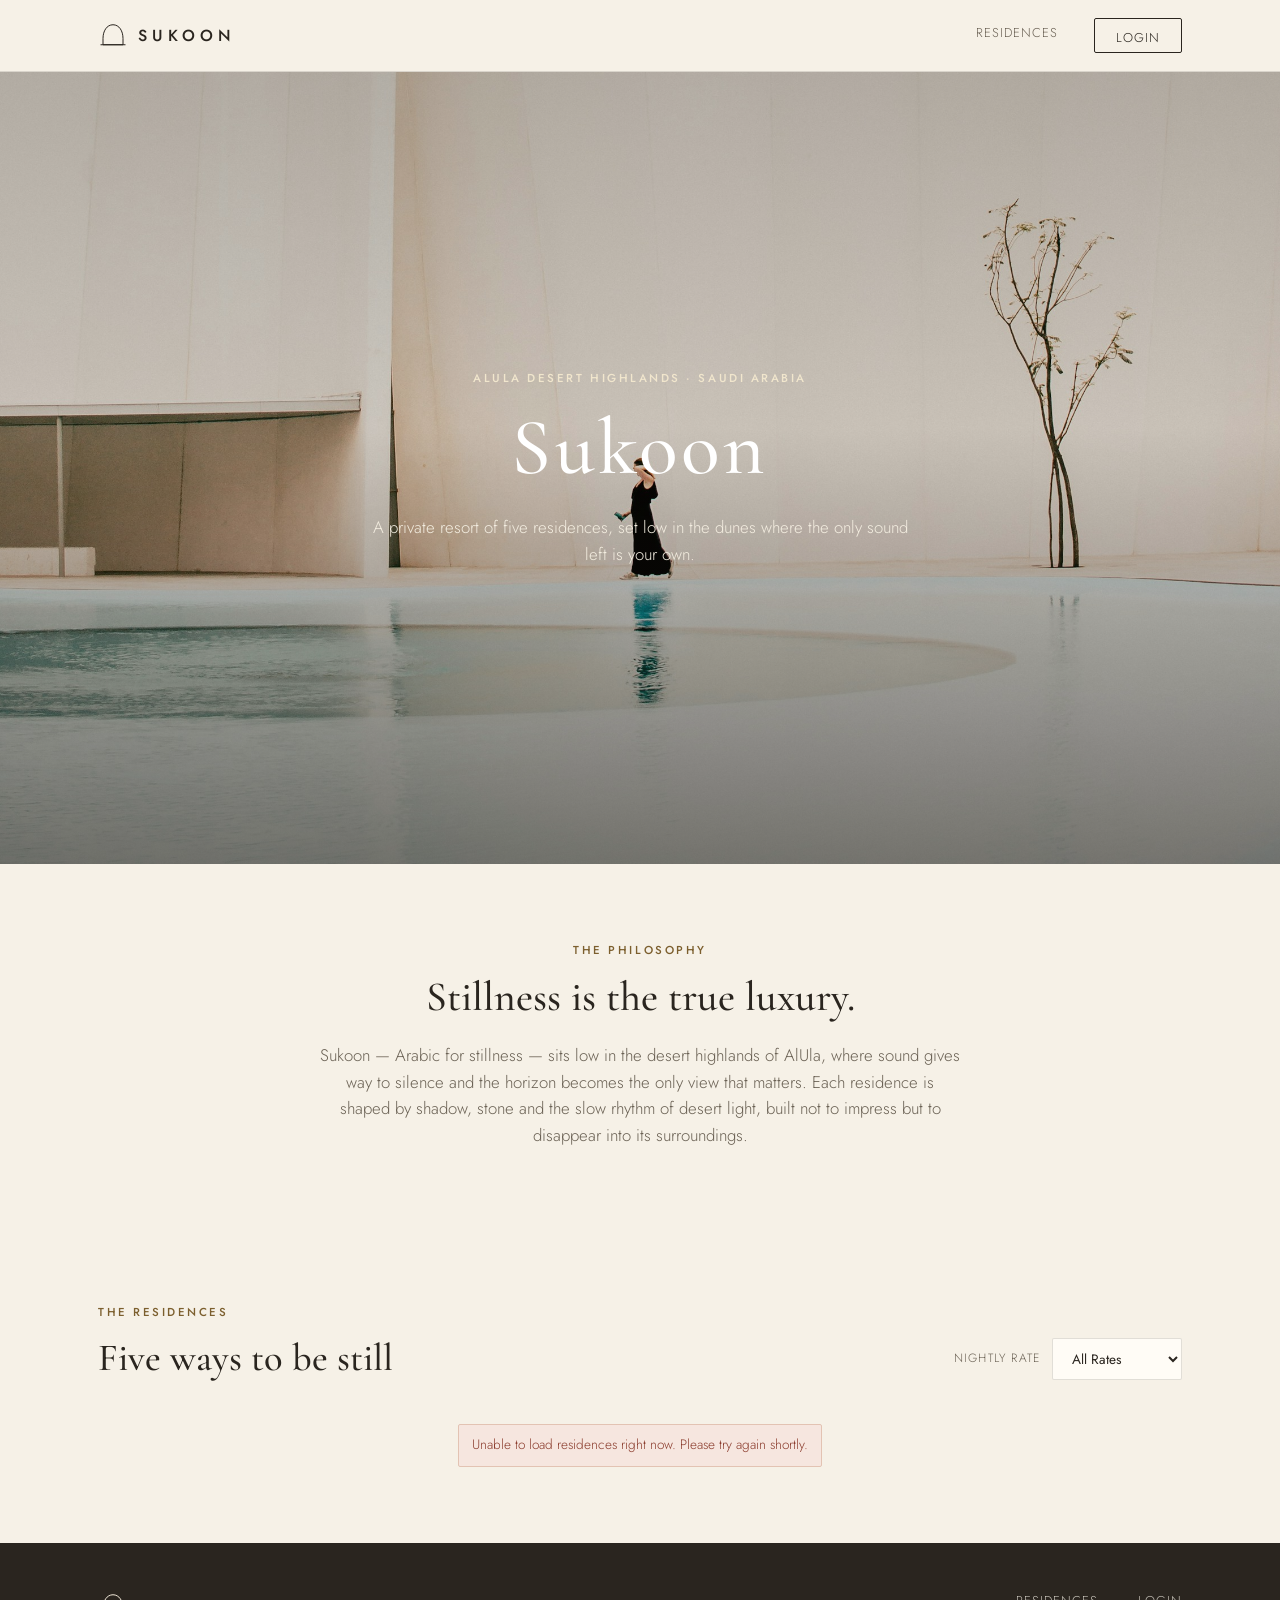
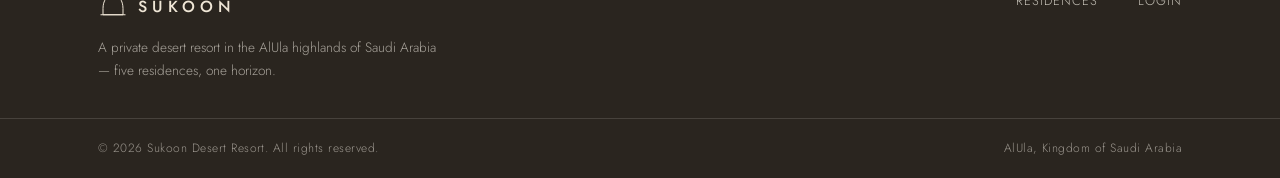
<file: part4/base_files/index.html>
<!DOCTYPE html>
<html lang="en">
<head>
    <meta charset="UTF-8">
    <meta name="viewport" content="width=device-width, initial-scale=1.0">
    <title>Sukoon — A Private Desert Resort</title>
    <meta name="description" content="Sukoon is a private desert resort in the AlUla highlands of Saudi Arabia — five residences set among stone, shadow and silence.">
    <link rel="icon" type="image/png" href="images/icon.png">
    <link rel="preconnect" href="https://fonts.googleapis.com">
    <link rel="preconnect" href="https://fonts.gstatic.com" crossorigin>
    <link rel="stylesheet" href="styles.css">
</head>
<body>
    <header class="header">
        <div class="wrap">
            <a href="index.html" class="logo-link">
                <svg class="logo" viewBox="0 0 48 48" xmlns="http://www.w3.org/2000/svg" aria-hidden="true" focusable="false">
                    <path d="M24 6c-10 0-16 10-16 22v10h32V28C40 16 34 6 24 6z" fill="none" stroke="currentColor" stroke-width="1.6"/>
                    <line x1="4" y1="38" x2="44" y2="38" stroke="currentColor" stroke-width="1.6"/>
                </svg>
                <span class="wordmark">Sukoon</span>
            </a>
            <nav class="main-nav">
                <a href="index.html">Residences</a>
                <a href="login.html" id="login-link" class="login-button">Login</a>
            </nav>
        </div>
    </header>

    <main>
        <section class="hero">
            <img src="images/resort/hero.jpg" alt="A guest walks beside a still reflecting pool at Sukoon, framed by minimal desert architecture" class="hero-image">
            <div class="hero-content">
                <span class="eyebrow">AlUla Desert Highlands · Saudi Arabia</span>
                <h1>Sukoon</h1>
                <p>A private resort of five residences, set low in the dunes where the only sound left is your own.</p>
            </div>
        </section>

        <section class="philosophy">
            <div class="wrap">
                <span class="eyebrow">The Philosophy</span>
                <h2>Stillness is the true luxury.</h2>
                <p>Sukoon — Arabic for stillness — sits low in the desert highlands of AlUla, where sound gives way to
                    silence and the horizon becomes the only view that matters. Each residence is shaped by shadow,
                    stone and the slow rhythm of desert light, built not to impress but to disappear into its
                    surroundings.</p>
            </div>
        </section>

        <section class="editorial" id="residences">
            <div class="wrap">
                <div class="residences-intro">
                    <div>
                        <span class="eyebrow">The Residences</span>
                        <h2>Five ways to be still</h2>
                    </div>
                    <div id="filter" class="filter">
                        <label for="price-filter">Nightly Rate</label>
                        <select id="price-filter">
                            <option value="1000">Up to $1,000</option>
                            <option value="1500">Up to $1,500</option>
                            <option value="2000">Up to $2,000</option>
                            <option value="3000">Up to $3,000</option>
                            <option value="all" selected>All Rates</option>
                        </select>
                    </div>
                </div>

                <div id="places-list" class="places-list">
                    <article class="place-card" data-price="980">
                        <div class="place-card-image">
                            <img src="images/resort/desert-pavilion.jpg" alt="Desert Pavilion, a minimal concrete residence set against the dunes">
                        </div>
                        <div class="place-card-body">
                            <span class="eyebrow">01 — Pavilion</span>
                            <h2>Desert Pavilion</h2>
                            <p class="place-tagline">Set low into the dune, wrapped in shadow and raw plaster.</p>
                            <p class="place-price">Price per night: <strong>$980</strong></p>
                            <a href="place.html?id=desert-pavilion" class="details-button">View Details</a>
                        </div>
                    </article>

                    <article class="place-card" data-price="860">
                        <div class="place-card-image">
                            <img src="images/resort/garden-villa.jpg" alt="Garden Villa courtyard with stone pines against a pale wall">
                        </div>
                        <div class="place-card-body">
                            <span class="eyebrow">02 — Villa</span>
                            <h2>Garden Villa</h2>
                            <p class="place-tagline">A private courtyard among stone pines and still air.</p>
                            <p class="place-price">Price per night: <strong>$860</strong></p>
                            <a href="place.html?id=garden-villa" class="details-button">View Details</a>
                        </div>
                    </article>

                    <article class="place-card" data-price="1450">
                        <div class="place-card-image">
                            <img src="images/resort/pool-villa.jpg" alt="Private Pool Villa infinity edge meeting the horizon">
                        </div>
                        <div class="place-card-body">
                            <span class="eyebrow">03 — Pool Villa</span>
                            <h2>Private Pool Villa</h2>
                            <p class="place-tagline">An infinity edge that dissolves into the horizon.</p>
                            <p class="place-price">Price per night: <strong>$1,450</strong></p>
                            <a href="place.html?id=pool-villa" class="details-button">View Details</a>
                        </div>
                    </article>

                    <article class="place-card" data-price="1120">
                        <div class="place-card-image">
                            <img src="images/resort/mountain-suite.jpg" alt="Mountain Suite view over the AlUla highlands at dusk">
                        </div>
                        <div class="place-card-body">
                            <span class="eyebrow">04 — Suite</span>
                            <h2>Mountain Suite</h2>
                            <p class="place-tagline">Perched above the highlands, facing dusk over stone.</p>
                            <p class="place-price">Price per night: <strong>$1,120</strong></p>
                            <a href="place.html?id=mountain-suite" class="details-button">View Details</a>
                        </div>
                    </article>

                    <article class="place-card" data-price="2600">
                        <div class="place-card-image">
                            <img src="images/resort/royal-residence.jpg" alt="Royal Residence arched interior lounge in warm neutral tones">
                        </div>
                        <div class="place-card-body">
                            <span class="eyebrow">05 — Residence</span>
                            <h2>Royal Residence</h2>
                            <p class="place-tagline">The resort's signature address — arches, stone and quiet.</p>
                            <p class="place-price">Price per night: <strong>$2,600</strong></p>
                            <a href="place.html?id=royal-residence" class="details-button">View Details</a>
                        </div>
                    </article>
                </div>
            </div>
        </section>
    </main>

    <footer class="footer">
        <div class="wrap">
            <div class="footer-brand">
                <a href="index.html" class="logo-link">
                    <svg class="logo" viewBox="0 0 48 48" xmlns="http://www.w3.org/2000/svg" aria-hidden="true" focusable="false">
                        <path d="M24 6c-10 0-16 10-16 22v10h32V28C40 16 34 6 24 6z" fill="none" stroke="currentColor" stroke-width="1.6"/>
                        <line x1="4" y1="38" x2="44" y2="38" stroke="currentColor" stroke-width="1.6"/>
                    </svg>
                    <span class="wordmark">Sukoon</span>
                </a>
                <p>A private desert resort in the AlUla highlands of Saudi Arabia — five residences, one horizon.</p>
            </div>
            <nav class="footer-nav">
                <a href="index.html">Residences</a>
                <a href="login.html">Login</a>
            </nav>
        </div>
        <div class="footer-bottom">
            <div class="wrap">
                <span>&copy; 2026 Sukoon Desert Resort. All rights reserved.</span>
                <span>AlUla, Kingdom of Saudi Arabia</span>
            </div>
        </div>
    </footer>

    <script src="scripts.js"></script>
</body>
</html>
</file>
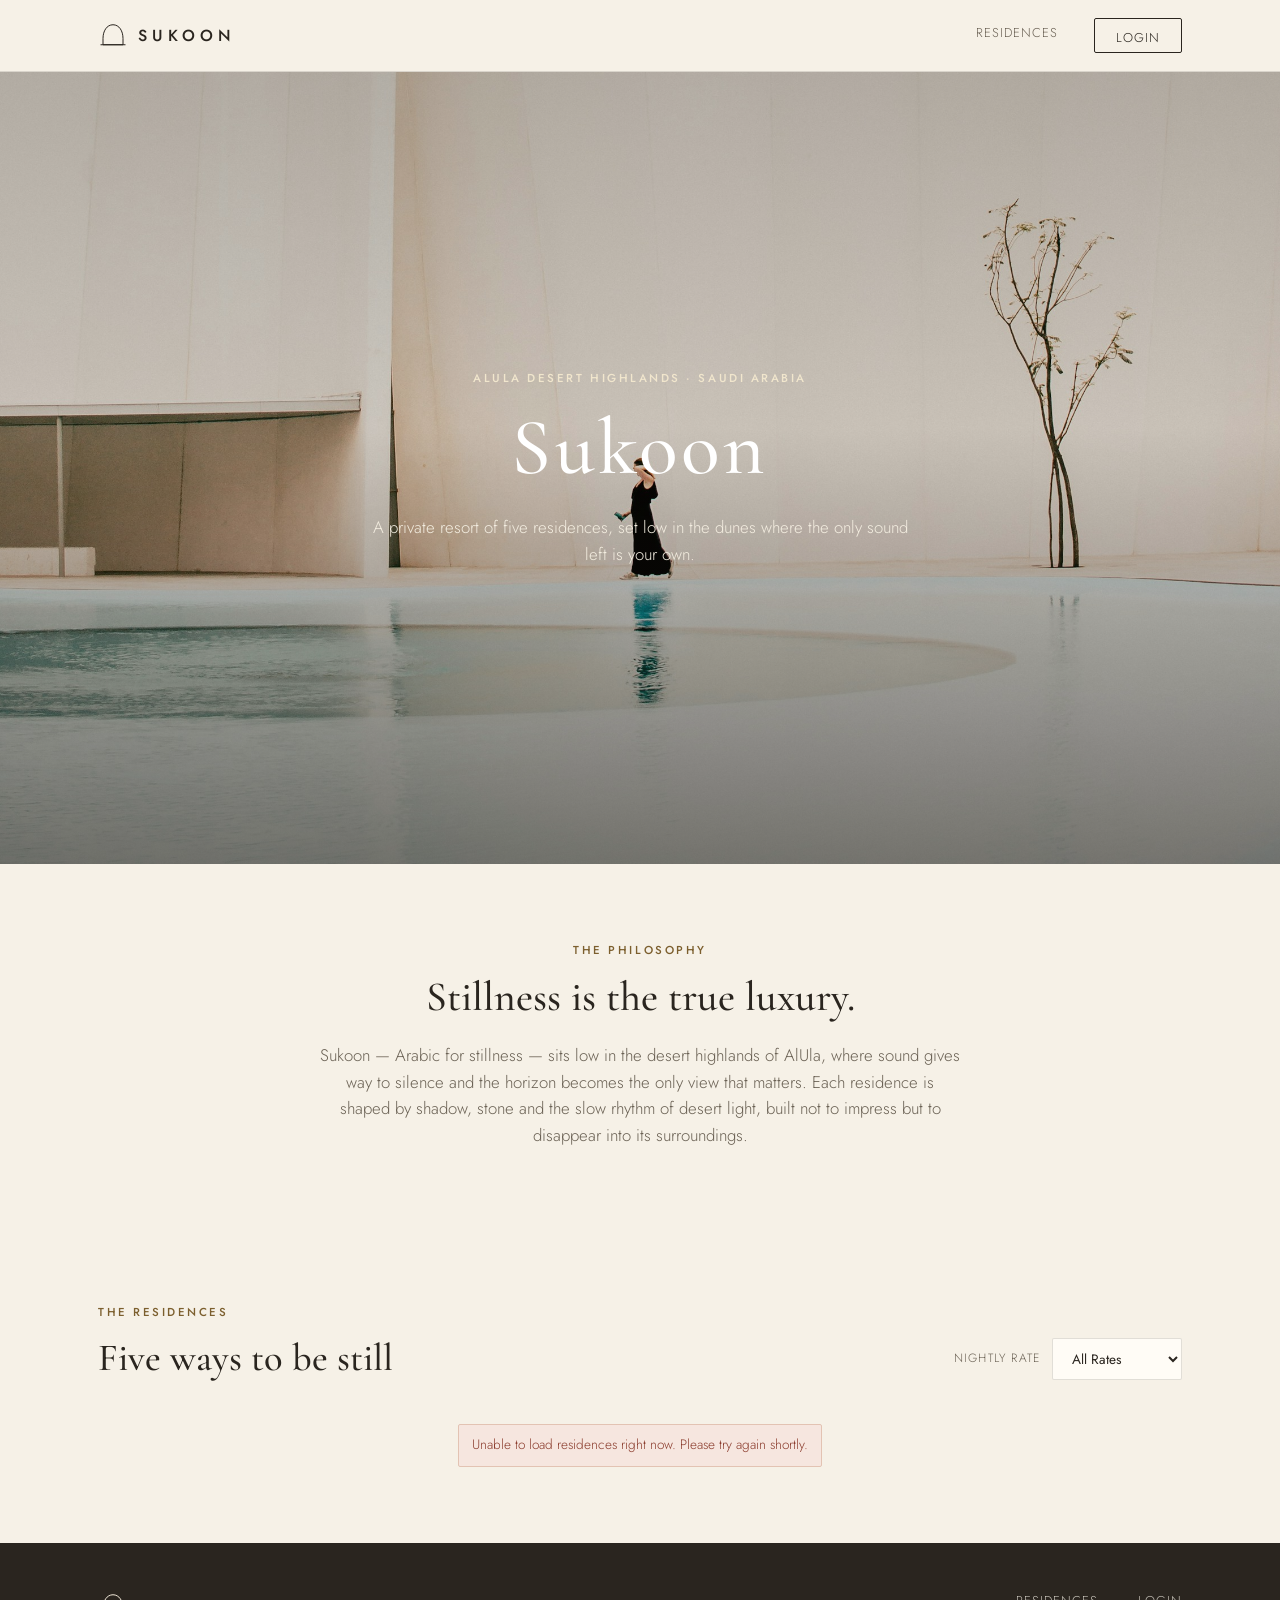
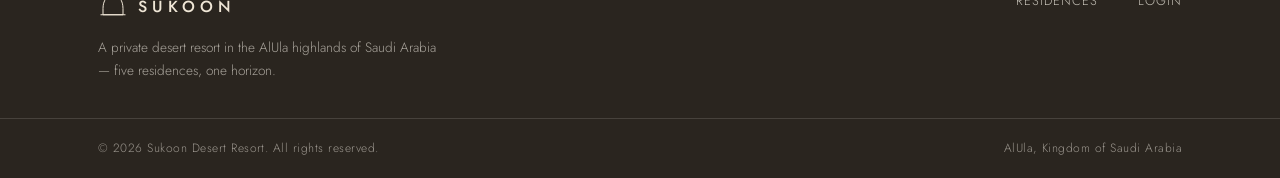
<file: part4/base_files/add_review.html>
<!DOCTYPE html>
<html lang="en">
<head>
    <meta charset="UTF-8">
    <meta name="viewport" content="width=device-width, initial-scale=1.0">
    <title>Add a Review — Sukoon</title>
    <meta name="description" content="Share your stay at Sukoon, a private desert resort in the AlUla highlands of Saudi Arabia.">
    <link rel="icon" type="image/png" href="images/icon.png">
    <link rel="preconnect" href="https://fonts.googleapis.com">
    <link rel="preconnect" href="https://fonts.gstatic.com" crossorigin>
    <link rel="stylesheet" href="styles.css">
</head>
<body>
    <header class="header">
        <div class="wrap">
            <a href="index.html" class="logo-link">
                <svg class="logo" viewBox="0 0 48 48" xmlns="http://www.w3.org/2000/svg" aria-hidden="true" focusable="false">
                    <path d="M24 6c-10 0-16 10-16 22v10h32V28C40 16 34 6 24 6z" fill="none" stroke="currentColor" stroke-width="1.6"/>
                    <line x1="4" y1="38" x2="44" y2="38" stroke="currentColor" stroke-width="1.6"/>
                </svg>
                <span class="wordmark">Sukoon</span>
            </a>
            <nav class="main-nav">
                <a href="index.html">Residences</a>
                <a href="login.html" id="login-link" class="login-button">Login</a>
            </nav>
        </div>
    </header>

    <main>
        <div class="page-heading">
            <span class="eyebrow">Guest Review</span>
            <h1>Reviewing: <span id="review-place-name">Desert Pavilion</span></h1>
        </div>

        <section class="add-review-section">
            <form id="review-form" class="form add-review">
                <h2>Share Your Stay</h2>

                <p id="review-message" class="error-message" hidden></p>

                <label for="review">Your Review</label>
                <textarea id="review" name="review" rows="6" required></textarea>

                <label for="rating">Rating</label>
                <select id="rating" name="rating" required>
                    <option value="" disabled selected>Select a rating</option>
                    <option value="1">1 Star</option>
                    <option value="2">2 Stars</option>
                    <option value="3">3 Stars</option>
                    <option value="4">4 Stars</option>
                    <option value="5">5 Stars</option>
                </select>

                <button type="submit" class="details-button">Submit Review</button>
            </form>
        </section>
    </main>

    <footer class="footer">
        <div class="wrap">
            <div class="footer-brand">
                <a href="index.html" class="logo-link">
                    <svg class="logo" viewBox="0 0 48 48" xmlns="http://www.w3.org/2000/svg" aria-hidden="true" focusable="false">
                        <path d="M24 6c-10 0-16 10-16 22v10h32V28C40 16 34 6 24 6z" fill="none" stroke="currentColor" stroke-width="1.6"/>
                        <line x1="4" y1="38" x2="44" y2="38" stroke="currentColor" stroke-width="1.6"/>
                    </svg>
                    <span class="wordmark">Sukoon</span>
                </a>
                <p>A private desert resort in the AlUla highlands of Saudi Arabia — five residences, one horizon.</p>
            </div>
            <nav class="footer-nav">
                <a href="index.html">Residences</a>
                <a href="login.html">Login</a>
            </nav>
        </div>
        <div class="footer-bottom">
            <div class="wrap">
                <span>&copy; 2026 Sukoon Desert Resort. All rights reserved.</span>
                <span>AlUla, Kingdom of Saudi Arabia</span>
            </div>
        </div>
    </footer>

    <script src="scripts.js"></script>
</body>
</html>
</file>
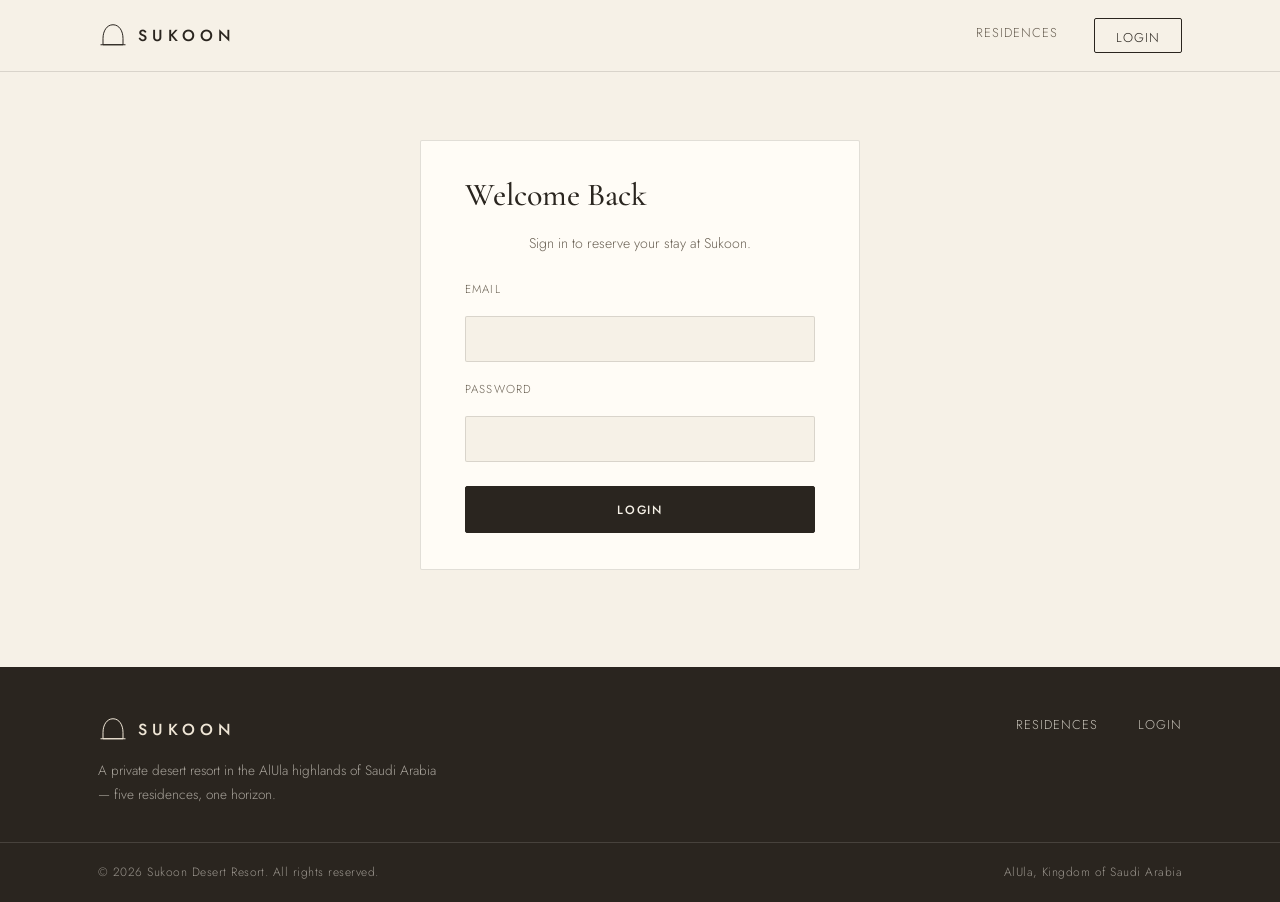
<file: part4/base_files/login.html>
<!DOCTYPE html>
<html lang="en">
<head>
    <meta charset="UTF-8">
    <meta name="viewport" content="width=device-width, initial-scale=1.0">
    <title>Login — Sukoon</title>
    <meta name="description" content="Sign in to your Sukoon account to reserve a residence in the AlUla desert highlands.">
    <link rel="icon" type="image/png" href="images/icon.png">
    <link rel="preconnect" href="https://fonts.googleapis.com">
    <link rel="preconnect" href="https://fonts.gstatic.com" crossorigin>
    <link rel="stylesheet" href="styles.css">
</head>
<body>
    <header class="header">
        <div class="wrap">
            <a href="index.html" class="logo-link">
                <svg class="logo" viewBox="0 0 48 48" xmlns="http://www.w3.org/2000/svg" aria-hidden="true" focusable="false">
                    <path d="M24 6c-10 0-16 10-16 22v10h32V28C40 16 34 6 24 6z" fill="none" stroke="currentColor" stroke-width="1.6"/>
                    <line x1="4" y1="38" x2="44" y2="38" stroke="currentColor" stroke-width="1.6"/>
                </svg>
                <span class="wordmark">Sukoon</span>
            </a>
            <nav class="main-nav">
                <a href="index.html">Residences</a>
                <a href="login.html" id="login-link" class="login-button">Login</a>
            </nav>
        </div>
    </header>

    <main class="login-section">
        <form id="login-form" class="form login-form">
            <h1>Welcome Back</h1>
            <p class="form-sub">Sign in to reserve your stay at Sukoon.</p>

            <p id="login-error" class="error-message" hidden></p>

            <label for="email">Email</label>
            <input type="email" id="email" name="email" required autocomplete="email">

            <label for="password">Password</label>
            <input type="password" id="password" name="password" required autocomplete="current-password">

            <button type="submit" class="details-button">Login</button>
        </form>
    </main>

    <footer class="footer">
        <div class="wrap">
            <div class="footer-brand">
                <a href="index.html" class="logo-link">
                    <svg class="logo" viewBox="0 0 48 48" xmlns="http://www.w3.org/2000/svg" aria-hidden="true" focusable="false">
                        <path d="M24 6c-10 0-16 10-16 22v10h32V28C40 16 34 6 24 6z" fill="none" stroke="currentColor" stroke-width="1.6"/>
                        <line x1="4" y1="38" x2="44" y2="38" stroke="currentColor" stroke-width="1.6"/>
                    </svg>
                    <span class="wordmark">Sukoon</span>
                </a>
                <p>A private desert resort in the AlUla highlands of Saudi Arabia — five residences, one horizon.</p>
            </div>
            <nav class="footer-nav">
                <a href="index.html">Residences</a>
                <a href="login.html">Login</a>
            </nav>
        </div>
        <div class="footer-bottom">
            <div class="wrap">
                <span>&copy; 2026 Sukoon Desert Resort. All rights reserved.</span>
                <span>AlUla, Kingdom of Saudi Arabia</span>
            </div>
        </div>
    </footer>

    <script src="scripts.js"></script>
</body>
</html>
</file>
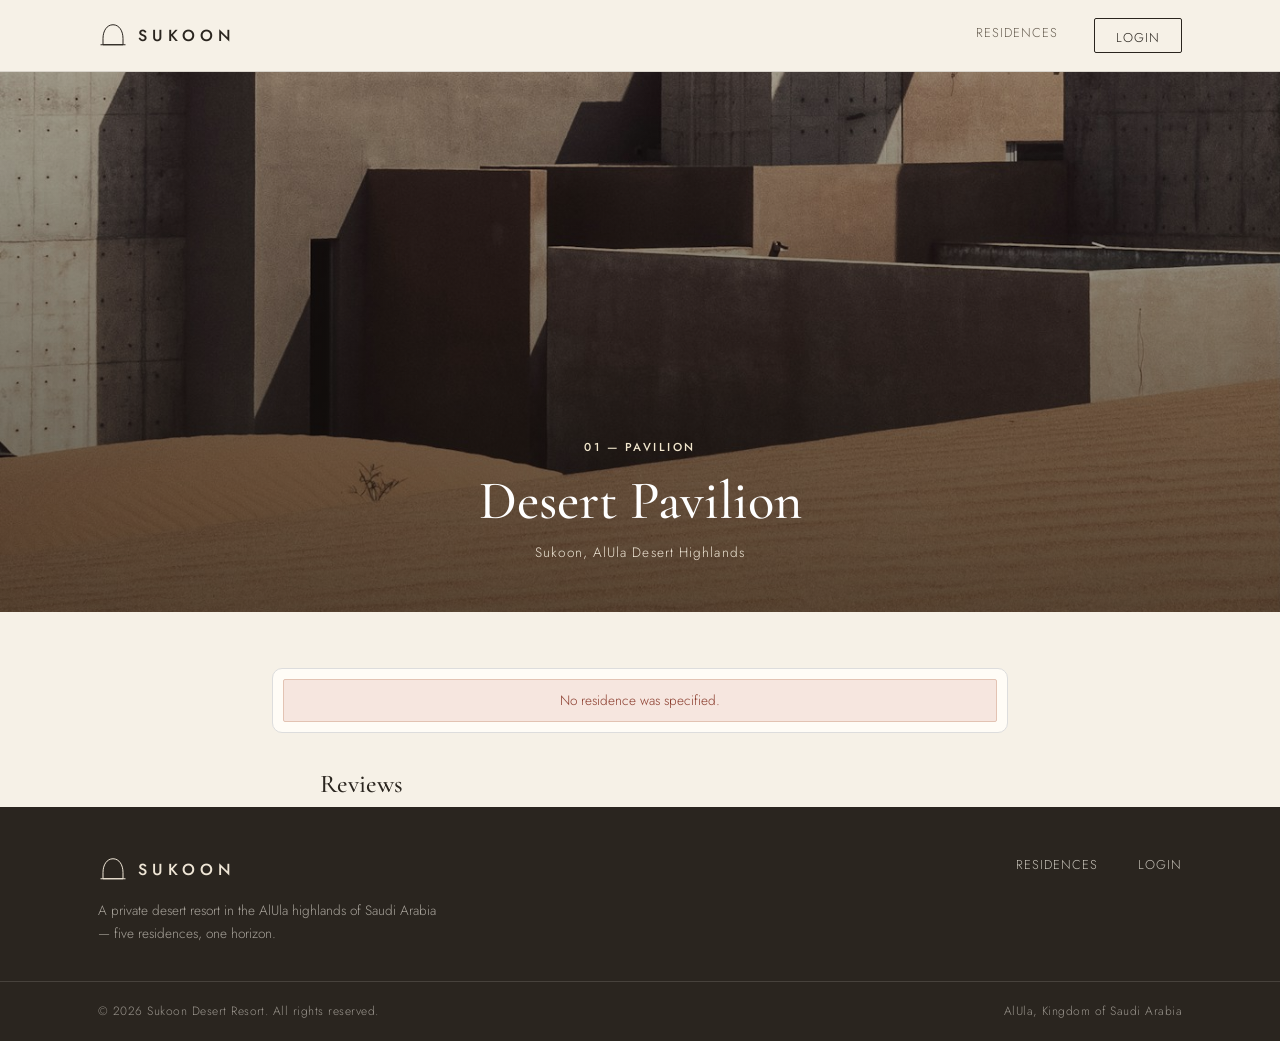
<file: part4/base_files/place.html>
<!DOCTYPE html>
<html lang="en">
<head>
    <meta charset="UTF-8">
    <meta name="viewport" content="width=device-width, initial-scale=1.0">
    <title>Desert Pavilion — Sukoon</title>
    <meta name="description" content="Desert Pavilion at Sukoon — a minimal residence set low into the dunes of the AlUla highlands.">
    <link rel="icon" type="image/png" href="images/icon.png">
    <link rel="preconnect" href="https://fonts.googleapis.com">
    <link rel="preconnect" href="https://fonts.gstatic.com" crossorigin>
    <link rel="stylesheet" href="styles.css">
</head>
<body>
    <header class="header">
        <div class="wrap">
            <a href="index.html" class="logo-link">
                <svg class="logo" viewBox="0 0 48 48" xmlns="http://www.w3.org/2000/svg" aria-hidden="true" focusable="false">
                    <path d="M24 6c-10 0-16 10-16 22v10h32V28C40 16 34 6 24 6z" fill="none" stroke="currentColor" stroke-width="1.6"/>
                    <line x1="4" y1="38" x2="44" y2="38" stroke="currentColor" stroke-width="1.6"/>
                </svg>
                <span class="wordmark">Sukoon</span>
            </a>
            <nav class="main-nav">
                <a href="index.html">Residences</a>
                <a href="login.html" id="login-link" class="login-button">Login</a>
            </nav>
        </div>
    </header>

    <main class="place-main">
        <section class="place-hero">
            <img src="images/resort/desert-pavilion.jpg" alt="Desert Pavilion, a minimal concrete residence built into a dune" class="place-hero-image">
            <div class="place-hero-content">
                <span class="eyebrow">01 — Pavilion</span>
                <h1 id="place-name">Desert Pavilion</h1>
                <p class="place-location">Sukoon, AlUla Desert Highlands</p>
            </div>
        </section>

        <section id="place-details" class="place-details">
            <h2 class="sr-only">Residence Information</h2>
            <div class="place-info">
                <p>
                    <span class="field-label">Host</span>
                    <span id="place-host">Omar Al-Rashid, Estate Host</span>
                </p>
                <p>
                    <span class="field-label">Price per night</span>
                    $<span id="place-price">980</span>
                </p>
                <p class="place-description" id="place-description">
                    Set low against a dune, the Desert Pavilion opens onto its own private terrace where sand meets a
                    poured-concrete threshold. Interiors are spare and tactile — raw plaster, linen and stone — built
                    to hold shadow through the heat of the day and starlight after dark.
                </p>
                <div>
                    <span class="field-label">Amenities</span>
                    <ul class="amenities-list" id="place-amenities">
                        <li><img src="images/icon_wifi.png" alt="" class="amenity-icon">In-villa WiFi</li>
                        <li><img src="images/icon_bed.png" alt="" class="amenity-icon">King Bed</li>
                        <li><img src="images/icon_bath.png" alt="" class="amenity-icon">Outdoor Rain Shower</li>
                        <li>Private Terrace &amp; Daybed</li>
                    </ul>
                </div>
            </div>
        </section>

        <section class="reviews-section">
            <h2>Reviews</h2>
            <div id="reviews" class="reviews-list">
                <article class="review-card">
                    <div class="review-card-body">
                        <h3 class="review-author">Elena Marchetti</h3>
                        <p class="review-comment">Four nights, and I still think about the quiet each morning at the
                            terrace. This is what rest actually feels like.</p>
                        <p class="review-rating">Rating: &#9733;&#9733;&#9733;&#9733;&#9733;</p>
                    </div>
                </article>

                <article class="review-card">
                    <div class="review-card-body">
                        <h3 class="review-author">Thomas Berg</h3>
                        <p class="review-comment">Beautifully understated design. The only thing I would change is
                            staying longer.</p>
                        <p class="review-rating">Rating: &#9733;&#9733;&#9733;&#9733;&#9734;</p>
                    </div>
                </article>
            </div>
        </section>

        <section id="add-review" class="add-review">
            <h2 class="sr-only">Add a Review</h2>
            <a href="add_review.html?id=desert-pavilion" class="details-button">Add a Review</a>
        </section>
    </main>

    <footer class="footer">
        <div class="wrap">
            <div class="footer-brand">
                <a href="index.html" class="logo-link">
                    <svg class="logo" viewBox="0 0 48 48" xmlns="http://www.w3.org/2000/svg" aria-hidden="true" focusable="false">
                        <path d="M24 6c-10 0-16 10-16 22v10h32V28C40 16 34 6 24 6z" fill="none" stroke="currentColor" stroke-width="1.6"/>
                        <line x1="4" y1="38" x2="44" y2="38" stroke="currentColor" stroke-width="1.6"/>
                    </svg>
                    <span class="wordmark">Sukoon</span>
                </a>
                <p>A private desert resort in the AlUla highlands of Saudi Arabia — five residences, one horizon.</p>
            </div>
            <nav class="footer-nav">
                <a href="index.html">Residences</a>
                <a href="login.html">Login</a>
            </nav>
        </div>
        <div class="footer-bottom">
            <div class="wrap">
                <span>&copy; 2026 Sukoon Desert Resort. All rights reserved.</span>
                <span>AlUla, Kingdom of Saudi Arabia</span>
            </div>
        </div>
    </footer>

    <script src="scripts.js"></script>
</body>
</html>
</file>
<file: part4/base_files/styles.css>
/*
  Sukoon — A Private Desert Resort
  AlUla Highlands, Kingdom of Saudi Arabia

  Part 4 / Task 0 — Design
  A fictional luxury resort reskin of the HBnB assignment.
  Required structure, classes and fixed spacing values are preserved
  throughout (see the "Fixed card parameters" block below).
*/

@import url('https://fonts.googleapis.com/css2?family=Cormorant+Garamond:wght@400;500;600&family=Jost:ital,wght@0,300;0,400;0,500;1,400&display=swap');

:root {
    /* Palette — cream / sand / stone / charcoal, muted brass accent */
    --color-bg: #f6f1e7;
    --color-bg-alt: #efe6d6;
    --color-surface: #fffcf6;
    --color-ink: #2a251f;
    --color-ink-soft: #6b6255;
    --color-line: #ddd;                 /* required exact value for cards */
    --color-line-soft: rgba(42, 37, 31, 0.14);
    --color-accent: #9c7a3f;            /* muted brass */
    --color-accent-deep: #7c5f2e;
    --color-overlay: rgba(20, 16, 10, 0.38);

    --font-serif: 'Cormorant Garamond', Georgia, 'Times New Roman', serif;
    --font-sans: 'Jost', 'Helvetica Neue', Arial, sans-serif;

    --container: 1180px;
    --space-section: clamp(3.5rem, 6vw, 7rem);
}

* {
    box-sizing: border-box;
    margin: 0;
    padding: 0;
}

html {
    scroll-behavior: smooth;
}

body {
    background-color: var(--color-bg);
    color: var(--color-ink);
    font-family: var(--font-sans);
    font-weight: 300;
    line-height: 1.6;
    display: flex;
    flex-direction: column;
    min-height: 100vh;
    -webkit-font-smoothing: antialiased;
}

img {
    max-width: 100%;
    display: block;
}

a {
    color: inherit;
}

.wrap {
    max-width: var(--container);
    margin: 0 auto;
    padding: 0 clamp(1.25rem, 4vw, 3rem);
}

h1, h2, h3 {
    font-family: var(--font-serif);
    font-weight: 500;
    line-height: 1.15;
    color: var(--color-ink);
}

.eyebrow {
    display: block;
    font-family: var(--font-sans);
    font-size: 0.72rem;
    font-weight: 500;
    letter-spacing: 0.22em;
    text-transform: uppercase;
    color: var(--color-accent-deep);
    margin-bottom: 0.9rem;
}

/* ---------- Accessibility ---------- */

.sr-only {
    position: absolute;
    width: 1px;
    height: 1px;
    padding: 0;
    margin: -1px;
    overflow: hidden;
    clip: rect(0, 0, 0, 0);
    white-space: nowrap;
    border: 0;
}

a:focus-visible,
button:focus-visible,
input:focus-visible,
select:focus-visible,
textarea:focus-visible {
    outline: 1.5px solid var(--color-accent);
    outline-offset: 3px;
}

/* ---------- Header ---------- */

.header {
    background-color: var(--color-bg);
    border-bottom: 1px solid var(--color-line-soft);
    position: sticky;
    top: 0;
    z-index: 20;
}

.header .wrap {
    display: flex;
    align-items: center;
    justify-content: space-between;
    padding-top: 1.15rem;
    padding-bottom: 1.15rem;
}

.logo-link {
    display: flex;
    align-items: center;
    gap: 0.6rem;
    text-decoration: none;
}

.logo {
    height: 30px;
    width: 30px;
    color: var(--color-ink);
}

.wordmark {
    font-family: var(--font-sans);
    font-size: 1rem;
    font-weight: 500;
    letter-spacing: 0.32em;
    text-transform: uppercase;
    color: var(--color-ink);
}

.main-nav {
    display: flex;
    align-items: center;
    gap: 2.25rem;
}

.main-nav a {
    font-size: 0.8rem;
    letter-spacing: 0.08em;
    text-transform: uppercase;
    text-decoration: none;
    color: var(--color-ink-soft);
    padding-bottom: 0.2rem;
    border-bottom: 1px solid transparent;
    transition: color 0.25s ease, border-color 0.25s ease;
}

.main-nav a:hover {
    color: var(--color-ink);
    border-color: var(--color-accent);
}

.login-button {
    color: var(--color-ink) !important;
    border: 1px solid var(--color-ink) !important;
    padding: 0.55rem 1.3rem;
    border-radius: 2px;
}

.login-button:hover {
    background-color: var(--color-ink);
    color: var(--color-bg) !important;
}

/* ---------- Buttons ---------- */

.details-button {
    display: inline-block;
    background-color: var(--color-ink);
    color: var(--color-bg);
    text-decoration: none;
    border: 1px solid var(--color-ink);
    padding: 0.85rem 1.9rem;
    border-radius: 2px;
    font-family: var(--font-sans);
    font-size: 0.75rem;
    font-weight: 500;
    letter-spacing: 0.14em;
    text-transform: uppercase;
    cursor: pointer;
    text-align: center;
    transition: background-color 0.3s ease, color 0.3s ease;
}

.details-button:hover {
    background-color: transparent;
    color: var(--color-ink);
}

/* ---------- Hero ---------- */

.hero {
    position: relative;
    height: min(88vh, 820px);
    min-height: 480px;
    overflow: hidden;
    color: #fff;
}

.hero-image {
    position: absolute;
    inset: 0;
    width: 100%;
    height: 100%;
    object-fit: cover;
}

.hero::after {
    content: "";
    position: absolute;
    inset: 0;
    background: linear-gradient(180deg, rgba(20, 16, 10, 0.28) 0%, rgba(20, 16, 10, 0.18) 45%, rgba(20, 16, 10, 0.55) 100%);
}

.hero-content {
    position: relative;
    z-index: 1;
    height: 100%;
    display: flex;
    flex-direction: column;
    align-items: center;
    justify-content: center;
    text-align: center;
    padding: 0 1.5rem;
}

.hero-content .eyebrow {
    color: #f1e6cd;
}

.hero-content h1 {
    color: #fff;
    font-size: clamp(2.75rem, 7vw, 5rem);
    letter-spacing: 0.04em;
}

.hero-content p {
    margin-top: 1.25rem;
    max-width: 34rem;
    font-size: 1.05rem;
    font-weight: 300;
    color: #f3ede0;
}

/* ---------- Section rhythm ---------- */

section.editorial,
section.philosophy {
    padding: var(--space-section) 0;
}

.philosophy {
    text-align: center;
}

.philosophy .wrap {
    max-width: 46rem;
}

.philosophy h2 {
    font-size: clamp(1.8rem, 3.4vw, 2.6rem);
    margin-bottom: 1.25rem;
}

.philosophy p {
    color: var(--color-ink-soft);
    font-size: 1.05rem;
}

/* ---------- Filter ---------- */

.residences-intro {
    display: flex;
    flex-wrap: wrap;
    align-items: flex-end;
    justify-content: space-between;
    gap: 1.5rem;
    margin-bottom: 2.75rem;
}

.residences-intro h2 {
    font-size: clamp(1.8rem, 3vw, 2.4rem);
}

.filter {
    display: flex;
    align-items: center;
    gap: 0.75rem;
}

.filter label {
    font-size: 0.75rem;
    letter-spacing: 0.1em;
    text-transform: uppercase;
    color: var(--color-ink-soft);
}

.filter select {
    padding: 0.55rem 0.9rem;
    border: 1px solid var(--color-line-soft);
    border-radius: 2px;
    background-color: var(--color-surface);
    color: var(--color-ink);
    font-family: var(--font-sans);
    font-size: 0.85rem;
}

/* ---------- Fixed card parameters (assignment requirement) ----------
   place-card and review-card MUST keep:
   margin: 20px | padding: 10px | border: 1px solid #ddd | border-radius: 10px
------------------------------------------------------------------------ */

.places-list {
    display: flex;
    flex-wrap: wrap;
    justify-content: center;
}

.place-card {
    background-color: var(--color-surface);
    margin: 20px;
    padding: 10px;
    border: 1px solid #ddd;
    border-radius: 10px;
    width: 340px;
    overflow: hidden;
    text-decoration: none;
    color: inherit;
    display: flex;
    flex-direction: column;
    transition: box-shadow 0.35s ease, transform 0.35s ease;
}

.place-card:hover {
    box-shadow: 0 18px 34px -18px rgba(42, 37, 31, 0.35);
    transform: translateY(-3px);
}

.place-card-image {
    margin: -10px -10px 0;
    height: 230px;
    overflow: hidden;
}

.place-card-image img {
    width: 100%;
    height: 100%;
    object-fit: cover;
    transition: transform 0.6s ease;
}

.place-card:hover .place-card-image img {
    transform: scale(1.045);
}

.place-card-body {
    padding: 1.4rem 0.7rem 0.9rem;
    display: flex;
    flex-direction: column;
    flex: 1;
}

.place-card-body .eyebrow {
    margin-bottom: 0.5rem;
    font-size: 0.65rem;
}

.place-card h2 {
    font-size: 1.4rem;
    margin-bottom: 0.5rem;
}

.place-tagline {
    color: var(--color-ink-soft);
    font-size: 0.9rem;
    margin-bottom: 1.1rem;
}

.place-price {
    font-size: 0.9rem;
    color: var(--color-ink);
    margin-bottom: 1.25rem;
}

.place-price strong {
    font-family: var(--font-serif);
    font-size: 1.15rem;
    font-weight: 600;
}

.place-card .details-button {
    align-self: flex-start;
    margin-top: auto;
}

/* ---------- Place details (place.html) ---------- */

.place-hero {
    position: relative;
    height: min(60vh, 560px);
    min-height: 340px;
    overflow: hidden;
    color: #fff;
}

.place-hero-image {
    position: absolute;
    inset: 0;
    width: 100%;
    height: 100%;
    object-fit: cover;
}

.place-hero::after {
    content: "";
    position: absolute;
    inset: 0;
    background: linear-gradient(180deg, rgba(20, 16, 10, 0.15) 0%, rgba(20, 16, 10, 0.55) 100%);
}

.place-hero-content {
    position: relative;
    z-index: 1;
    height: 100%;
    display: flex;
    flex-direction: column;
    align-items: center;
    justify-content: flex-end;
    text-align: center;
    padding: 0 1.5rem 3rem;
}

.place-hero-content .eyebrow {
    color: #f1e6cd;
}

.place-hero-content h1 {
    color: #fff;
    font-size: clamp(2.2rem, 5vw, 3.4rem);
}

.place-hero-content .place-location {
    margin-top: 0.6rem;
    font-size: 0.85rem;
    letter-spacing: 0.08em;
    color: #efe6d6;
}

main.place-main {
    flex: 1;
}

.place-details {
    max-width: 46rem;
    margin: 3.5rem auto 20px;
    padding: 10px;
    border: 1px solid #ddd;
    border-radius: 10px;
    background-color: var(--color-surface);
}

.place-info {
    padding: 2.25rem clamp(1.25rem, 4vw, 3rem);
    text-align: center;
}

.place-info p {
    margin-bottom: 1rem;
    font-size: 0.98rem;
}

.place-info p:last-child {
    margin-bottom: 0;
}

.place-info .field-label {
    font-family: var(--font-sans);
    font-size: 0.7rem;
    letter-spacing: 0.14em;
    text-transform: uppercase;
    color: var(--color-accent-deep);
    display: block;
    margin-bottom: 0.3rem;
}

.place-description {
    max-width: 38rem;
    margin: 0 auto 1.5rem;
    color: var(--color-ink-soft);
    line-height: 1.75;
}

.amenities-list {
    list-style: none;
    display: flex;
    flex-wrap: wrap;
    justify-content: center;
    gap: 1.75rem;
    margin-top: 0.5rem;
}

.amenities-list li {
    display: flex;
    align-items: center;
    gap: 0.5rem;
    font-size: 0.88rem;
    color: var(--color-ink);
}

.amenity-icon {
    height: 18px;
    width: 18px;
    opacity: 0.75;
}

/* ---------- Reviews (place.html) ---------- */

.reviews-section {
    max-width: 46rem;
    margin: 0 auto;
    padding: 1rem clamp(1.25rem, 4vw, 3rem) 0;
}

.reviews-section > h2 {
    font-size: 1.6rem;
    margin-bottom: 0.5rem;
}

.reviews-list {
    display: flex;
    flex-direction: column;
}

.review-card {
    background-color: var(--color-surface);
    margin: 20px;
    padding: 10px;
    border: 1px solid #ddd;
    border-radius: 10px;
}

.review-card-body {
    padding: 1.1rem 1.2rem;
}

.review-author {
    font-size: 1rem;
    margin-bottom: 0.35rem;
    font-weight: 500;
}

.review-comment {
    color: var(--color-ink-soft);
    margin-bottom: 0.6rem;
    font-style: italic;
}

.review-rating {
    font-size: 0.85rem;
    letter-spacing: 0.05em;
    color: var(--color-accent-deep);
}

/* ---------- Add review section / button (place.html) ---------- */

.add-review {
    max-width: 46rem;
    margin: 2.5rem auto 0;
    padding: 0 clamp(1.25rem, 4vw, 3rem);
    text-align: center;
}

/* ---------- Forms (login.html / add_review.html) ---------- */

.page-heading {
    text-align: center;
    padding: var(--space-section) 1.5rem 0;
}

.page-heading .eyebrow {
    display: inline-block;
}

.page-heading h1 {
    font-size: clamp(2rem, 4vw, 2.75rem);
}

.login-section,
.add-review-section {
    display: flex;
    justify-content: center;
    padding: 3rem 1.25rem var(--space-section);
    flex: 1;
}

.form {
    background-color: var(--color-surface);
    width: 100%;
    max-width: 440px;
    margin: 20px auto;
    padding: 2.25rem clamp(1.5rem, 4vw, 2.75rem);
    border: 1px solid var(--color-line-soft);
    border-radius: 2px;
    display: flex;
    flex-direction: column;
    gap: 1.1rem;
}

.form h2 {
    text-align: center;
    font-size: 1.6rem;
    margin-bottom: 0.25rem;
}

.form .form-sub {
    text-align: center;
    color: var(--color-ink-soft);
    font-size: 0.88rem;
    margin-bottom: 0.5rem;
}

.form label {
    font-size: 0.72rem;
    letter-spacing: 0.1em;
    text-transform: uppercase;
    color: var(--color-ink-soft);
}

.form input,
.form textarea,
.form select {
    width: 100%;
    padding: 0.7rem 0.85rem;
    border: 1px solid var(--color-line-soft);
    border-radius: 2px;
    background-color: var(--color-bg);
    font-family: var(--font-sans);
    font-size: 0.95rem;
    color: var(--color-ink);
}

.form textarea {
    resize: vertical;
    min-height: 140px;
}

.form button {
    margin-top: 0.4rem;
}

.error-message {
    color: #8a3b2c;
    background-color: #f6e6df;
    border: 1px solid #e3c3b3;
    border-radius: 2px;
    padding: 0.6rem 0.8rem;
    text-align: center;
    font-size: 0.85rem;
}

.success-message {
    color: #4c5a3a;
    background-color: #eef0e3;
    border: 1px solid #ccd3b8;
    border-radius: 2px;
    padding: 0.6rem 0.8rem;
    text-align: center;
    font-size: 0.85rem;
}

/* ---------- Footer ---------- */

.footer {
    background-color: var(--color-ink);
    color: var(--color-bg-alt);
    margin-top: auto;
}

.footer .wrap {
    padding: 3rem clamp(1.25rem, 4vw, 3rem) 2.25rem;
    display: flex;
    flex-wrap: wrap;
    justify-content: space-between;
    gap: 2rem;
}

.footer-brand {
    max-width: 22rem;
}

.footer-brand .logo-link {
    margin-bottom: 0.9rem;
}

.footer-brand .logo,
.footer-brand .wordmark {
    color: var(--color-bg-alt);
}

.footer-brand p {
    color: rgba(246, 241, 231, 0.62);
    font-size: 0.85rem;
    line-height: 1.7;
}

.footer-nav {
    display: flex;
    gap: 2.5rem;
}

.footer-nav a {
    text-decoration: none;
    font-size: 0.8rem;
    letter-spacing: 0.08em;
    text-transform: uppercase;
    color: rgba(246, 241, 231, 0.75);
}

.footer-nav a:hover {
    color: #fff;
}

.footer-bottom {
    border-top: 1px solid rgba(246, 241, 231, 0.14);
}

.footer-bottom .wrap {
    padding-top: 1.25rem;
    padding-bottom: 1.25rem;
    font-size: 0.75rem;
    letter-spacing: 0.04em;
    color: rgba(246, 241, 231, 0.55);
    justify-content: space-between;
}

/* ---------- Responsive ---------- */

@media (max-width: 720px) {
    .header .wrap {
        flex-wrap: wrap;
        row-gap: 0.75rem;
    }

    .main-nav {
        gap: 1.25rem;
    }

    .wordmark {
        letter-spacing: 0.18em;
        font-size: 0.9rem;
    }

    .main-nav {
        gap: 0.9rem;
    }

    .main-nav a:not(.login-button) {
        font-size: 0.72rem;
    }

    .login-button {
        padding: 0.5rem 1rem;
    }

    .residences-intro {
        flex-direction: column;
        align-items: flex-start;
    }

    .place-card {
        width: 100%;
        max-width: 380px;
    }

    .footer .wrap {
        flex-direction: column;
    }

    .footer-bottom .wrap {
        flex-direction: row;
        flex-wrap: wrap;
    }
}

@media (max-width: 480px) {
    .amenities-list {
        flex-direction: column;
        align-items: center;
        gap: 0.85rem;
    }
}
</file>
